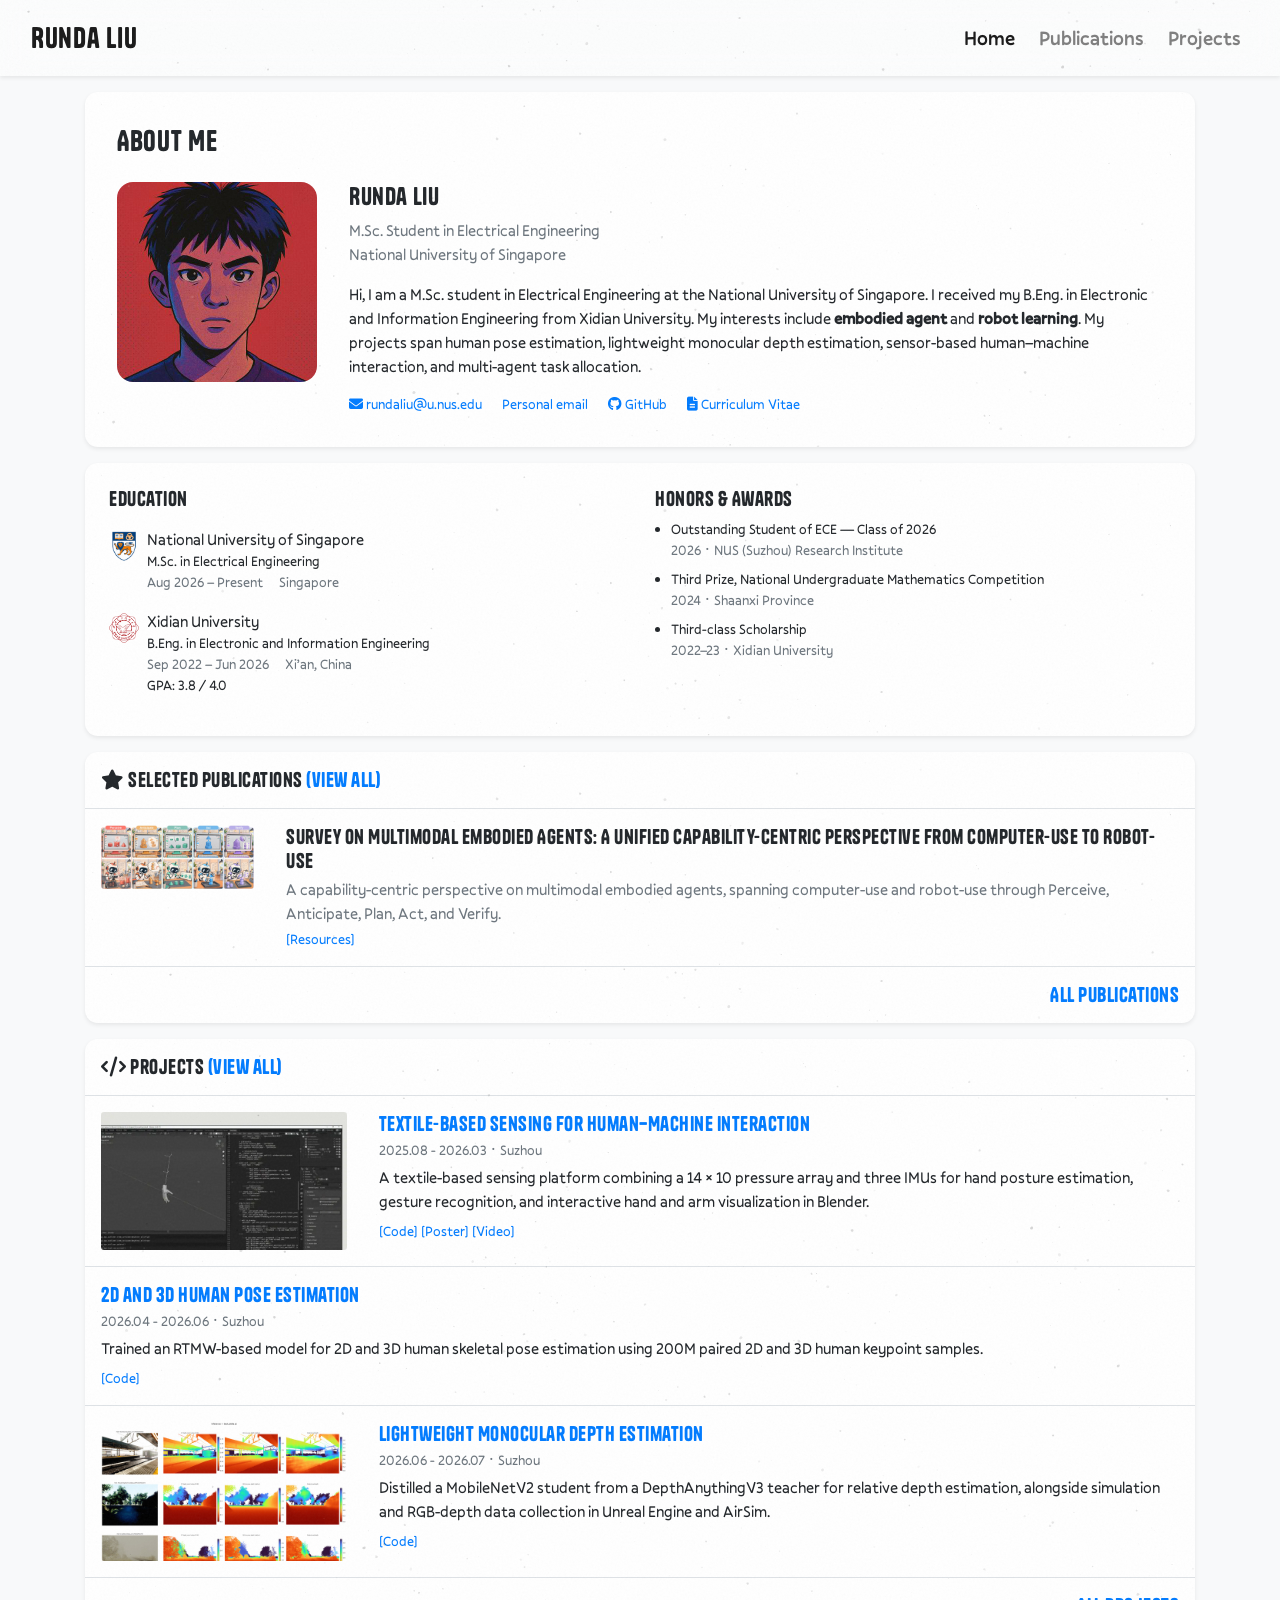
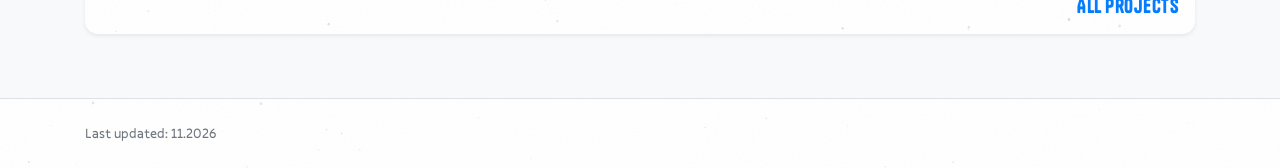
<file: index.html>
<!DOCTYPE html>
<html lang="en">
<!-- Template: https://github.com/luost26/academic-homepage -->
<head>
    <meta charset="utf-8">
    <meta name="viewport" content="width=device-width, initial-scale=1, shrink-to-fit=no">
    <meta name="description" content="Runda Liu, M.Sc. student at the National University of Singapore. Embodied agents and robot learning.">
    <title>Homepage - Runda Liu</title>
    <!-- Fetch custom fonts in parallel with CSS so text first paints in Tanker/Pally. -->
    <link rel="preload" href="/assets/fonts/tanker/Tanker-Regular.woff2" as="font" type="font/woff2" crossorigin>
    <link rel="preload" href="/assets/fonts/pally/Pally-Regular.woff2" as="font" type="font/woff2" crossorigin>
    <link rel="preload" href="/assets/fonts/pally/Pally-Medium.woff2" as="font" type="font/woff2" crossorigin>
    <link rel="stylesheet" href="/assets/vendor/bootstrap.min.css">
    <link rel="stylesheet" href="/assets/vendor/fontawesome/css/all.min.css">
    <link rel="stylesheet" href="/assets/css/global.css">
    <link rel="stylesheet" href="/assets/css/personal.css">
</head>
<body class="bg-light d-flex flex-column min-vh-100">
    <nav class="navbar navbar-expand-sm navbar-light fixed-top mb-5 shadow-sm">
    <div class="container-lg">
        <a class="navbar-brand" href="/index.html"><strong>Runda Liu</strong></a>
        <button class="navbar-toggler" type="button" data-toggle="collapse" data-target="#navbarResponsive" aria-controls="navbarResponsive" aria-expanded="false" aria-label="Toggle navigation">
            Menu
        </button>

        <div class="collapse navbar-collapse" id="navbarResponsive">
            <ul class="navbar-nav ml-auto">
                
                <li class="nav-item active">
                    <a class="nav-link" href="/index.html">Home</a>
                </li>
                
                <li class="nav-item ">
                    <a class="nav-link" href="/publications.html">Publications</a>
                </li>
                
                <li class="nav-item ">
                    <a class="nav-link" href="/projects.html">Projects</a>
                </li>
                
            </ul>
        </div>
    </div>
</nav>

    <main class="flex-grow-1 flex-shrink-0 container-lg">
<div class="row">
    <div class="col-12">

        <section id="about" class="card border-0 shadow-sm bg-white">
    <div class="card-body about-card-body">
        <h2 class="h3 mb-4">About Me</h2>
        <div class="about-profile">
            
            <img src="/media/profile/avatar.png" alt="Runda Liu" class="profile-avatar about-avatar">
            
            <div class="about-content">
                <h3 class="h4 mb-2">Runda Liu</h3>
                <div class="about-positions mb-3">
                    <div>M.Sc. Student in Electrical Engineering</div><div>National University of Singapore</div>
                </div>
                <div class="text-profile-bio" >
                    <p>Hi, I am a M.Sc. student in Electrical Engineering at the National University of Singapore. I received my B.Eng. in Electronic and Information Engineering from Xidian University. My interests include <strong>embodied agent</strong> and <strong>robot learning</strong>. My projects span human pose estimation, lightweight monocular depth estimation, sensor-based human–machine interaction, and multi-agent task allocation.</p>
                </div>
                <div class="about-links">
                    <a class="email-text" href="mailto:&#114;&#117;&#110;&#100;&#97;&#108;&#105;&#117;&#64;&#117;&#46;&#110;&#117;&#115;&#46;&#101;&#100;&#117;"><i class="fas fa-envelope" aria-hidden="true"></i> rundaliu@u.nus.edu</a>
                    <a href="mailto:Jackup_Liu@outlook.com">Personal email</a>
                    <a href="https://github.com/Jackupjcup" target="_blank" rel="noopener"><i class="fab fa-github" aria-hidden="true"></i> GitHub</a>
                    <a href="/media/documents/runda-liu-cv.pdf" target="_blank" rel="noopener"><i class="fas fa-file-alt" aria-hidden="true"></i> Curriculum Vitae</a>
                </div>
            </div>
        </div>
    </div>
</section>



        
            <div class="row mt-3">
<div class="col"><div class="card border-0 shadow-sm bg-white"><div class="card-body p-4">
<div class="row">
    <section id="education" class="col-lg-6 mb-3">
        <h6>Education</h6>
        
        <div class="media mt-3">
            <img src="/media/education/nus-crest.svg" alt="National University of Singapore crest" class="education-logo mr-2 mt-1">
            <div class="media-body">
                <a class="text-body" href="https://www.nus.edu.sg/" target="_blank" rel="noopener">National University of Singapore</a>
                <div class="small">M.Sc. in Electrical Engineering</div>
                
                <div class="entry-meta education-date-location">
                    <span>Aug 2026 – Present</span>
                    <span>Singapore</span>
                </div>
                
            </div>
        </div>
        
        <div class="media mt-3">
            <img src="/media/education/xdu-crest.png" alt="Xidian University crest" class="education-logo mr-2 mt-1">
            <div class="media-body">
                <a class="text-body" href="https://www.xidian.edu.cn/" target="_blank" rel="noopener">Xidian University</a>
                <div class="small">B.Eng. in Electronic and Information Engineering</div>
                
                <div class="entry-meta education-date-location">
                    <span>Sep 2022 – Jun 2026</span>
                    <span>Xi’an, China</span>
                </div>
                <div class="small">GPA: 3.8 / 4.0</div>
            </div>
        </div>
        
    </section>
    <section id="awards" class="col-lg-6 mb-2">
        <h6>Honors &amp; Awards</h6>
        <ul class="small pl-3 mb-0"><li class="mb-2">Outstanding Student of ECE — Class of 2026<div class="text-muted">2026 &middot; NUS (Suzhou) Research Institute</div></li><li class="mb-2">Third Prize, National Undergraduate Mathematics Competition<div class="text-muted">2024 &middot; Shaanxi Province</div></li><li class="mb-2">Third-class Scholarship<div class="text-muted">2022–23 &middot; Xidian University</div></li></ul>
    </section>
</div>
</div></div></div>
</div>

        

        
        
        
<div class="my-3 p-0 bg-white shadow-sm rounded-xl">
    <h6 class="border-bottom border-gray p-3 mb-0">
        <i class="fas fa-star"></i> Selected Publications 
        <a href="/publications.html">(view all)</a>
    </h6>
    
        
<article class="row no-gutters publication-entry border-bottom border-gray">
    
    <div class="col-md-3 col-xl-2 p-3">
        <a href="/media/research/papav-teaser.webp" target="_blank" rel="noopener"><img src="/media/research/papav-teaser.webp" alt="PAPAV overview: Perceive, Anticipate, Plan, Act and Verify for computer-use and robot-use." class="w-100 rounded-sm publication-cover" loading="lazy"></a>
    </div>
    
    <div class="col-md-9 col-xl-10 p-3">
        <h5 class="mt-0 mb-1 font-weight-normal">Survey on Multimodal Embodied Agents: A Unified Capability-centric Perspective from Computer-Use to Robot-Use</h5>
        
        
        
        <p class="mb-1 text-muted">A capability-centric perspective on multimodal embodied agents, spanning computer-use and robot-use through Perceive, Anticipate, Plan, Act, and Verify.</p>
        <p class="small mb-0"><a href="https://github.com/showlab/Awesome-Multimodal-Embodied-Agent" target="_blank" rel="noopener">[Resources]</a> </p>
    </div>
</article>
    
    
    <h6 class="d-block p-3 mt-0 text-right">
        <a href="/publications.html">All publications</a>
    </h6>
</div>


        
        <section id="projects" class="my-3 p-0 bg-white shadow-sm rounded-xl">
    
    <h6 class="border-bottom border-gray p-3 mb-0"><i class="fas fa-code"></i> Projects <a href="/projects.html">(view all)</a></h6>
    
    
    
    <article class="row no-gutters project-entry border-bottom border-gray">
        
        <div class="col-md-3 p-3">
            <a href="/media/projects/hmi/demo.webp" target="_blank" rel="noopener">
                <img src="/media/projects/hmi/demo.webp" alt="Sensor-based arm tracking alongside the corresponding Blender hand animation." class="w-100 rounded-sm project-preview" loading="lazy">
            </a>
        </div>
        
        <div class="col-md-9 p-3">
            <h5 class="mt-0 mb-1 font-weight-normal"><a href="https://github.com/Jackupjcup/integrating-sensoring-system-for-HMI" target="_blank" rel="noopener">Textile-Based Sensing for Human–Machine Interaction</a></h5>
            <p class="small text-muted mb-1">2025.08 - 2026.03 · Suzhou</p>
            <p class="mb-2 project-summary">A textile-based sensing platform combining a 14 × 10 pressure array and three IMUs for hand posture estimation, gesture recognition, and interactive hand and arm visualization in Blender.</p>
            <p class="small mb-0"><a href="https://github.com/Jackupjcup/integrating-sensoring-system-for-HMI" target="_blank" rel="noopener">[Code]</a> <a href="/media/projects/hmi/poster.jpg" target="_blank" rel="noopener">[Poster]</a> <a href="/media/projects/hmi/demo.mp4" target="_blank" rel="noopener">[Video]</a></p>
        </div>
    </article>
    
    <article class="row no-gutters project-entry border-bottom border-gray">
        
        <div class="col-12 p-3">
            <h5 class="mt-0 mb-1 font-weight-normal"><a href="https://github.com/Jackupjcup/Human-3D-2D-Keypoints-Detection" target="_blank" rel="noopener">2D and 3D Human Pose Estimation</a></h5>
            <p class="small text-muted mb-1">2026.04 - 2026.06 · Suzhou</p>
            <p class="mb-2 project-summary">Trained an RTMW-based model for 2D and 3D human skeletal pose estimation using 200M paired 2D and 3D human keypoint samples.</p>
            <p class="small mb-0"><a href="https://github.com/Jackupjcup/Human-3D-2D-Keypoints-Detection" target="_blank" rel="noopener">[Code]</a></p>
        </div>
    </article>
    
    <article class="row no-gutters project-entry ">
        
        <div class="col-md-3 p-3">
            <a href="/media/projects/depth/comparison.jpg" target="_blank" rel="noopener">
                <img src="/media/projects/depth/comparison.jpg" alt="RGB input, normalized ground-truth depth, DA3 teacher depth, and student-predicted depth." class="w-100 rounded-sm project-preview" loading="lazy">
            </a>
        </div>
        
        <div class="col-md-9 p-3">
            <h5 class="mt-0 mb-1 font-weight-normal"><a href="https://github.com/Jackupjcup/Lightweight_mono_depth_estimation" target="_blank" rel="noopener">Lightweight Monocular Depth Estimation</a></h5>
            <p class="small text-muted mb-1">2026.06 - 2026.07 · Suzhou</p>
            <p class="mb-2 project-summary">Distilled a MobileNetV2 student from a DepthAnythingV3 teacher for relative depth estimation, alongside simulation and RGB-depth data collection in Unreal Engine and AirSim.</p>
            <p class="small mb-0"><a href="https://github.com/Jackupjcup/Lightweight_mono_depth_estimation" target="_blank" rel="noopener">[Code]</a></p>
        </div>
    </article>
    
    
    <h6 class="border-top border-gray d-block p-3 mb-0 text-right"><a href="/projects.html">All projects</a></h6>
    
</section>

    </div>
</div>
</main>
    <footer class="footer flex-shrink-0 border-top py-2 mt-5 bg-white small">
    <div class="container-lg">
        <div class="row my-3">
            <div class="col-12">
                <div class="text-muted">
                    <span class="last-updated">Last updated: 11.2026</span>
                </div>
            </div>
        </div>
    </div>
</footer>

    <script src="/assets/vendor/jquery.min.js"></script>
    <script src="/assets/vendor/bootstrap.bundle.min.js"></script>
</body>
</html>
</file>
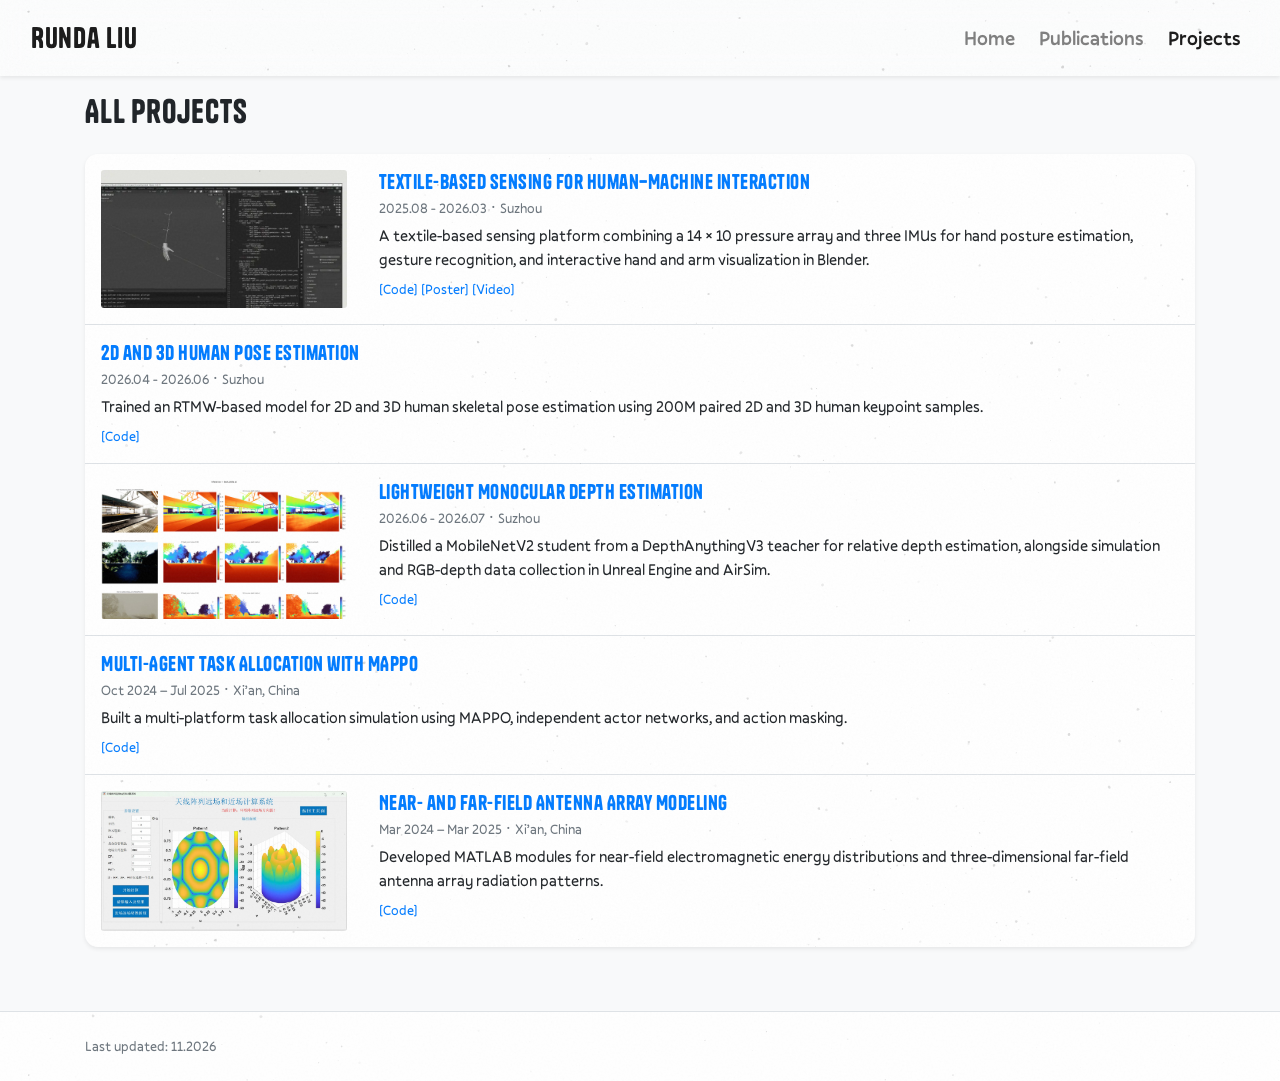
<file: projects.html>
<!DOCTYPE html>
<html lang="en">
<!-- Template: https://github.com/luost26/academic-homepage -->
<head>
    <meta charset="utf-8">
    <meta name="viewport" content="width=device-width, initial-scale=1, shrink-to-fit=no">
    <meta name="description" content="Runda Liu, M.Sc. student at the National University of Singapore. Embodied agents and robot learning.">
    <title>All Projects - Runda Liu</title>
    <!-- Fetch custom fonts in parallel with CSS so text first paints in Tanker/Pally. -->
    <link rel="preload" href="/assets/fonts/tanker/Tanker-Regular.woff2" as="font" type="font/woff2" crossorigin>
    <link rel="preload" href="/assets/fonts/pally/Pally-Regular.woff2" as="font" type="font/woff2" crossorigin>
    <link rel="preload" href="/assets/fonts/pally/Pally-Medium.woff2" as="font" type="font/woff2" crossorigin>
    <link rel="stylesheet" href="/assets/vendor/bootstrap.min.css">
    <link rel="stylesheet" href="/assets/vendor/fontawesome/css/all.min.css">
    <link rel="stylesheet" href="/assets/css/global.css">
    <link rel="stylesheet" href="/assets/css/personal.css">
</head>
<body class="bg-light d-flex flex-column min-vh-100">
    <nav class="navbar navbar-expand-sm navbar-light fixed-top mb-5 shadow-sm">
    <div class="container-lg">
        <a class="navbar-brand" href="/index.html"><strong>Runda Liu</strong></a>
        <button class="navbar-toggler" type="button" data-toggle="collapse" data-target="#navbarResponsive" aria-controls="navbarResponsive" aria-expanded="false" aria-label="Toggle navigation">
            Menu
        </button>

        <div class="collapse navbar-collapse" id="navbarResponsive">
            <ul class="navbar-nav ml-auto">
                
                <li class="nav-item ">
                    <a class="nav-link" href="/index.html">Home</a>
                </li>
                
                <li class="nav-item ">
                    <a class="nav-link" href="/publications.html">Publications</a>
                </li>
                
                <li class="nav-item active">
                    <a class="nav-link" href="/projects.html">Projects</a>
                </li>
                
            </ul>
        </div>
    </div>
</nav>

    <main class="flex-grow-1 flex-shrink-0 container-lg"><h2 class="mb-4">All Projects</h2>
<section id="projects" class="my-3 p-0 bg-white shadow-sm rounded-xl">
    
    
    
    <article class="row no-gutters project-entry border-bottom border-gray">
        
        <div class="col-md-3 p-3">
            <a href="/media/projects/hmi/demo.webp" target="_blank" rel="noopener">
                <img src="/media/projects/hmi/demo.webp" alt="Sensor-based arm tracking alongside the corresponding Blender hand animation." class="w-100 rounded-sm project-preview" loading="lazy">
            </a>
        </div>
        
        <div class="col-md-9 p-3">
            <h5 class="mt-0 mb-1 font-weight-normal"><a href="https://github.com/Jackupjcup/integrating-sensoring-system-for-HMI" target="_blank" rel="noopener">Textile-Based Sensing for Human–Machine Interaction</a></h5>
            <p class="small text-muted mb-1">2025.08 - 2026.03 · Suzhou</p>
            <p class="mb-2 project-summary">A textile-based sensing platform combining a 14 × 10 pressure array and three IMUs for hand posture estimation, gesture recognition, and interactive hand and arm visualization in Blender.</p>
            <p class="small mb-0"><a href="https://github.com/Jackupjcup/integrating-sensoring-system-for-HMI" target="_blank" rel="noopener">[Code]</a> <a href="/media/projects/hmi/poster.jpg" target="_blank" rel="noopener">[Poster]</a> <a href="/media/projects/hmi/demo.mp4" target="_blank" rel="noopener">[Video]</a></p>
        </div>
    </article>
    
    <article class="row no-gutters project-entry border-bottom border-gray">
        
        <div class="col-12 p-3">
            <h5 class="mt-0 mb-1 font-weight-normal"><a href="https://github.com/Jackupjcup/Human-3D-2D-Keypoints-Detection" target="_blank" rel="noopener">2D and 3D Human Pose Estimation</a></h5>
            <p class="small text-muted mb-1">2026.04 - 2026.06 · Suzhou</p>
            <p class="mb-2 project-summary">Trained an RTMW-based model for 2D and 3D human skeletal pose estimation using 200M paired 2D and 3D human keypoint samples.</p>
            <p class="small mb-0"><a href="https://github.com/Jackupjcup/Human-3D-2D-Keypoints-Detection" target="_blank" rel="noopener">[Code]</a></p>
        </div>
    </article>
    
    <article class="row no-gutters project-entry border-bottom border-gray">
        
        <div class="col-md-3 p-3">
            <a href="/media/projects/depth/comparison.jpg" target="_blank" rel="noopener">
                <img src="/media/projects/depth/comparison.jpg" alt="RGB input, normalized ground-truth depth, DA3 teacher depth, and student-predicted depth." class="w-100 rounded-sm project-preview" loading="lazy">
            </a>
        </div>
        
        <div class="col-md-9 p-3">
            <h5 class="mt-0 mb-1 font-weight-normal"><a href="https://github.com/Jackupjcup/Lightweight_mono_depth_estimation" target="_blank" rel="noopener">Lightweight Monocular Depth Estimation</a></h5>
            <p class="small text-muted mb-1">2026.06 - 2026.07 · Suzhou</p>
            <p class="mb-2 project-summary">Distilled a MobileNetV2 student from a DepthAnythingV3 teacher for relative depth estimation, alongside simulation and RGB-depth data collection in Unreal Engine and AirSim.</p>
            <p class="small mb-0"><a href="https://github.com/Jackupjcup/Lightweight_mono_depth_estimation" target="_blank" rel="noopener">[Code]</a></p>
        </div>
    </article>
    
    <article class="row no-gutters project-entry border-bottom border-gray">
        
        <div class="col-12 p-3">
            <h5 class="mt-0 mb-1 font-weight-normal"><a href="https://github.com/Jackupjcup/MAPPO" target="_blank" rel="noopener">Multi-Agent Task Allocation with MAPPO</a></h5>
            <p class="small text-muted mb-1">Oct 2024 – Jul 2025 · Xi’an, China</p>
            <p class="mb-2 project-summary">Built a multi-platform task allocation simulation using MAPPO, independent actor networks, and action masking.</p>
            <p class="small mb-0"><a href="https://github.com/Jackupjcup/MAPPO" target="_blank" rel="noopener">[Code]</a></p>
        </div>
    </article>
    
    <article class="row no-gutters project-entry ">
        
        <div class="col-md-3 p-3">
            <a href="/media/projects/antenna/pattern.webp" target="_blank" rel="noopener">
                <img src="/media/projects/antenna/pattern.webp" alt="MATLAB interface showing circular-array far-field radiation patterns in 2D and 3D." class="w-100 rounded-sm project-preview" loading="lazy">
            </a>
        </div>
        
        <div class="col-md-9 p-3">
            <h5 class="mt-0 mb-1 font-weight-normal"><a href="https://github.com/Jackupjcup/near-and-far-field-radiation-energy-and-array-antenna-radiation-patterns" target="_blank" rel="noopener">Near- and Far-Field Antenna Array Modeling</a></h5>
            <p class="small text-muted mb-1">Mar 2024 – Mar 2025 · Xi’an, China</p>
            <p class="mb-2 project-summary">Developed MATLAB modules for near-field electromagnetic energy distributions and three-dimensional far-field antenna array radiation patterns.</p>
            <p class="small mb-0"><a href="https://github.com/Jackupjcup/near-and-far-field-radiation-energy-and-array-antenna-radiation-patterns" target="_blank" rel="noopener">[Code]</a></p>
        </div>
    </article>
    
    
</section>

</main>
    <footer class="footer flex-shrink-0 border-top py-2 mt-5 bg-white small">
    <div class="container-lg">
        <div class="row my-3">
            <div class="col-12">
                <div class="text-muted">
                    <span class="last-updated">Last updated: 11.2026</span>
                </div>
            </div>
        </div>
    </div>
</footer>

    <script src="/assets/vendor/jquery.min.js"></script>
    <script src="/assets/vendor/bootstrap.bundle.min.js"></script>
</body>
</html>
</file>
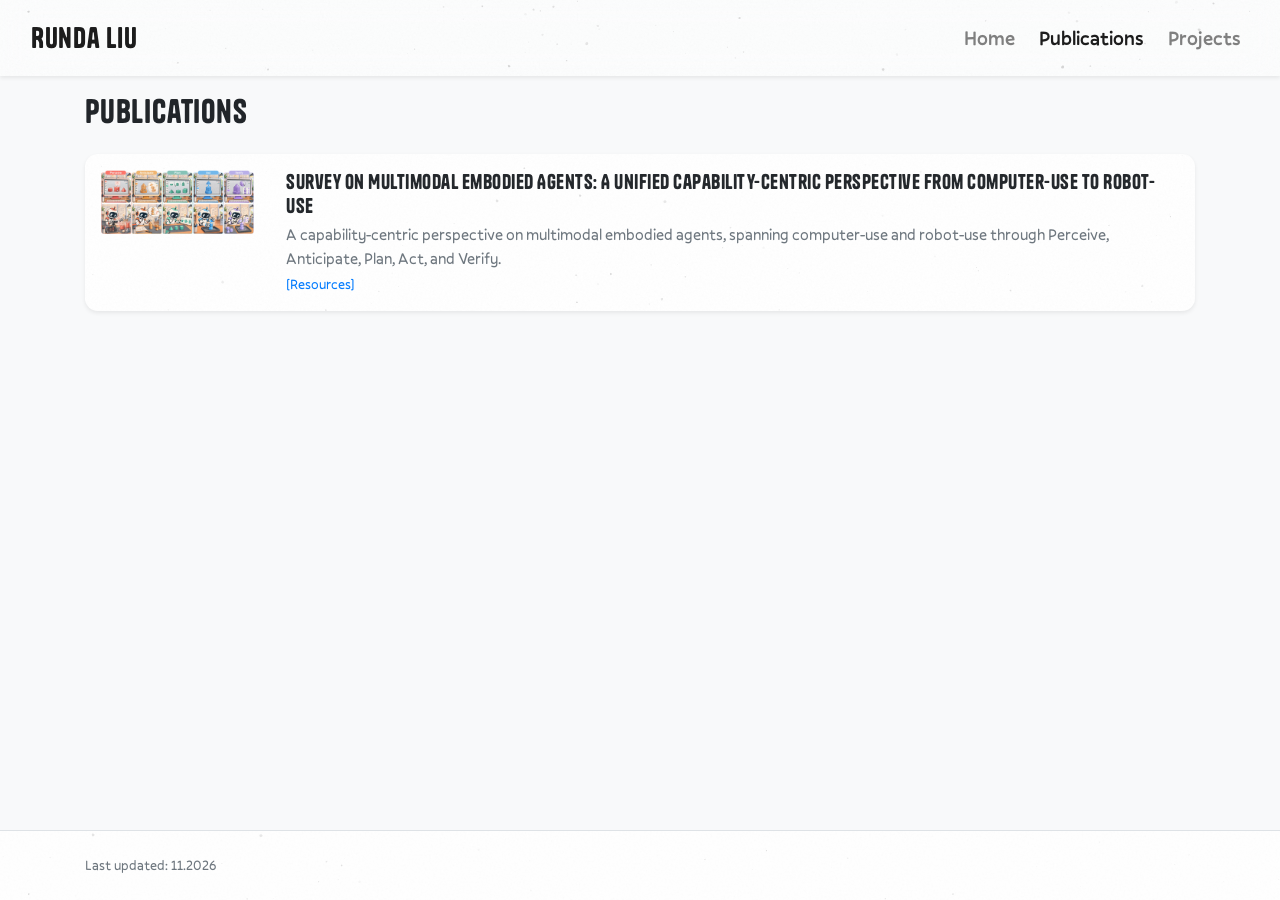
<file: publications.html>
<!DOCTYPE html>
<html lang="en">
<!-- Template: https://github.com/luost26/academic-homepage -->
<head>
    <meta charset="utf-8">
    <meta name="viewport" content="width=device-width, initial-scale=1, shrink-to-fit=no">
    <meta name="description" content="Runda Liu, M.Sc. student at the National University of Singapore. Embodied agents and robot learning.">
    <title>Publications - Runda Liu</title>
    <!-- Fetch custom fonts in parallel with CSS so text first paints in Tanker/Pally. -->
    <link rel="preload" href="/assets/fonts/tanker/Tanker-Regular.woff2" as="font" type="font/woff2" crossorigin>
    <link rel="preload" href="/assets/fonts/pally/Pally-Regular.woff2" as="font" type="font/woff2" crossorigin>
    <link rel="preload" href="/assets/fonts/pally/Pally-Medium.woff2" as="font" type="font/woff2" crossorigin>
    <link rel="stylesheet" href="/assets/vendor/bootstrap.min.css">
    <link rel="stylesheet" href="/assets/vendor/fontawesome/css/all.min.css">
    <link rel="stylesheet" href="/assets/css/global.css">
    <link rel="stylesheet" href="/assets/css/personal.css">
</head>
<body class="bg-light d-flex flex-column min-vh-100">
    <nav class="navbar navbar-expand-sm navbar-light fixed-top mb-5 shadow-sm">
    <div class="container-lg">
        <a class="navbar-brand" href="/index.html"><strong>Runda Liu</strong></a>
        <button class="navbar-toggler" type="button" data-toggle="collapse" data-target="#navbarResponsive" aria-controls="navbarResponsive" aria-expanded="false" aria-label="Toggle navigation">
            Menu
        </button>

        <div class="collapse navbar-collapse" id="navbarResponsive">
            <ul class="navbar-nav ml-auto">
                
                <li class="nav-item ">
                    <a class="nav-link" href="/index.html">Home</a>
                </li>
                
                <li class="nav-item active">
                    <a class="nav-link" href="/publications.html">Publications</a>
                </li>
                
                <li class="nav-item ">
                    <a class="nav-link" href="/projects.html">Projects</a>
                </li>
                
            </ul>
        </div>
    </div>
</nav>

    <main class="flex-grow-1 flex-shrink-0 container-lg"><h2 class="mb-4">Publications</h2>
<div class="bg-white shadow-sm rounded-xl">


<article class="row no-gutters publication-entry ">
    
    <div class="col-md-3 col-xl-2 p-3">
        <a href="/media/research/papav-teaser.webp" target="_blank" rel="noopener"><img src="/media/research/papav-teaser.webp" alt="PAPAV overview: Perceive, Anticipate, Plan, Act and Verify for computer-use and robot-use." class="w-100 rounded-sm publication-cover" loading="lazy"></a>
    </div>
    
    <div class="col-md-9 col-xl-10 p-3">
        <h5 class="mt-0 mb-1 font-weight-normal">Survey on Multimodal Embodied Agents: A Unified Capability-centric Perspective from Computer-Use to Robot-Use</h5>
        
        
        
        <p class="mb-1 text-muted">A capability-centric perspective on multimodal embodied agents, spanning computer-use and robot-use through Perceive, Anticipate, Plan, Act, and Verify.</p>
        <p class="small mb-0"><a href="https://github.com/showlab/Awesome-Multimodal-Embodied-Agent" target="_blank" rel="noopener">[Resources]</a> </p>
    </div>
</article>


</div>
</main>
    <footer class="footer flex-shrink-0 border-top py-2 mt-5 bg-white small">
    <div class="container-lg">
        <div class="row my-3">
            <div class="col-12">
                <div class="text-muted">
                    <span class="last-updated">Last updated: 11.2026</span>
                </div>
            </div>
        </div>
    </div>
</footer>

    <script src="/assets/vendor/jquery.min.js"></script>
    <script src="/assets/vendor/bootstrap.bundle.min.js"></script>
</body>
</html>
</file>
<file: assets/css/global.css>
@charset "utf-8";
body {
    font-family: "Lato", sans-serif;
    font-weight: 400;
    padding-top: 5.0rem;
}

h1, h2, h3, h4, h5, h6,
.h1, .h2, .h3, .h4, .h5, .h6 {
    font-weight: 700;
}

.card {
    border-radius: 0.8rem!important;
}

.card-img-overlay {
    border-radius: 0.8rem!important;
}

.rounded-xl {
    border-radius: 0.8rem!important;
}

.rounded-xl-bottom {
    border-bottom-right-radius: 0.8rem !important;
    border-bottom-left-radius: 0.8rem !important;
}

.rounded-xl-top {
    border-top-left-radius: 0.8rem !important;
    border-top-right-radius: 0.8rem !important;
}


.text-profile-position {
    font-weight: 400;
}

.text-profile-bio {
    /* font-family: "Raleway"; */
    font-weight: 400;
}

.navbar {
    background-color: rgba(255, 255, 255, 0.6) !important;
    backdrop-filter: blur(16px);
    -webkit-backdrop-filter: blur(16px);
}

.inline-badge {
    height: 16px;
    vertical-align: -10%;
    margin-right: 2px;
    line-break: unset;
}

.no-break {
    white-space: nowrap;
}

.cover-image {
    width: 180px;
    max-height: 120px;
}

.abstract-body {
    min-height: 100px;
}

img.lazy {
    background-image: url('images/loading.gif');
    background-repeat: no-repeat;
    background-position: 50% 50%;
    background-size: 50px 50px;
    min-height: 80px;
}

div.lazy {
    background-image: url('images/loading.gif');
    background-repeat: no-repeat;
    background-position: 50% 50%;
    background-size: 50px 50px;
    min-height: 80px;
}

.badge-publication {
    font-size: 100%;
}

.email-text {
    font-family: Source Code Pro, monospace;
}

.carousel button {
    -webkit-appearance: none;
    appearance: none;
    border-radius: 0;
    box-shadow: none;
}

.carousel button:focus {
    outline: none;
}

.carousel-control-prev,
.carousel-control-next {
    padding: 0;
    background: transparent;
    border: 0;
}

.carousel-indicators button {
    box-sizing: content-box;
    flex: 0 1 auto;
    width: 30px;
    height: 3px;
    padding: 0;
    margin: 0 3px;
    cursor: pointer;
    background-color: #fff;
    background-clip: padding-box;
    border: 0;
    border-top: 10px solid transparent;
    border-bottom: 10px solid transparent;
    opacity: 0.5;
    transition: opacity 0.6s ease;
}

.carousel-indicators button.active {
    opacity: 1;
}

.carousel-indicators button:focus-visible {
    outline: 2px solid #fff;
    outline-offset: 2px;
    box-shadow: 0 0 0 4px rgba(0, 0, 0, 0.25);
}

.carousel-control-prev:focus-visible .carousel-control-prev-icon,
.carousel-control-next:focus-visible .carousel-control-next-icon {
    outline: 2px solid #fff;
    outline-offset: 4px;
    border-radius: 2px;
    box-shadow: 0 0 0 6px rgba(0, 0, 0, 0.25);
}

@media (prefers-reduced-motion: reduce) {
    .carousel-indicators button {
        transition: none;
    }
}
</file>
<file: assets/css/personal.css>
/* Personal content and typography using the original template's card styling. */
@font-face {
    font-family: Tanker;
    src: url('../fonts/tanker/Tanker-Regular.woff2') format('woff2'),
         url('../fonts/tanker/Tanker-Regular.woff') format('woff');
    font-weight: 400;
    font-style: normal;
    font-display: block;
}
@font-face {
    font-family: Pally;
    src: url('../fonts/pally/Pally-Regular.woff2') format('woff2'),
         url('../fonts/pally/Pally-Regular.woff') format('woff');
    font-weight: 400;
    font-style: normal;
    font-display: block;
}
@font-face {
    font-family: Pally;
    src: url('../fonts/pally/Pally-Medium.woff2') format('woff2'),
         url('../fonts/pally/Pally-Medium.woff') format('woff');
    font-weight: 500;
    font-style: normal;
    font-display: block;
}
body { font-family: Pally, Arial, sans-serif; font-size: 16px; font-weight: 400; padding-top: calc(76px + 16px); } /* navbar height + the 16px gap between cards (.my-3 / .mt-3) */
/* Tanker headings with Pally Regular body text. */
h1, h2, h3, h4, h5, h6,
.h1, .h2, .h3, .h4, .h5, .h6,
.navbar-brand, .navbar-brand strong {
    font-family: Tanker, Pally, Arial, sans-serif;
    font-weight: 400;
    font-synthesis: none;
    letter-spacing: 0.025em;
}
h6, .h6 { font-size: 1.25rem; }
.navbar { min-height: 76px; padding: 12px 16px; }
.navbar > .container-lg { max-width: 1280px; }
.navbar-brand { font-size: 1.75rem; }
.navbar-nav { gap: 8px; }
.navbar-nav .nav-link { font-family: Pally, Arial, sans-serif; font-weight: 500; font-size: 1.25rem; }
.small, small { font-size: 14px; }
.project-preview { max-height: 190px; object-fit: contain; }
.project-summary { font-size: 16px; }
.education-logo { width: 30px; height: 30px; object-fit: contain; }
.education-date-location { display: flex; flex-wrap: wrap; gap: 0 16px; }
.entry-meta { color: #6c757d; font-size: 14px; }
.entry-title { overflow-wrap: anywhere; }
.publication-cover { object-fit: contain; max-height: 220px; }
.profile-links { font-size: 14px; overflow-wrap: anywhere; }
.profile-avatar { border-radius: 16px; }
.about-card-body { padding: 32px; }
.about-profile { display: grid; grid-template-columns: 200px minmax(0, 1fr); gap: 32px; align-items: start; }
.about-avatar { display: block; width: 200px; height: 200px; object-fit: cover; }
.about-content { min-width: 0; }
.about-positions { color: #6c757d; }
.about-links { display: flex; flex-wrap: wrap; gap: 10px 20px; font-size: 14px; overflow-wrap: anywhere; }
.email-text { font-family: Pally, Arial, sans-serif; }
.last-updated { font-family: Pally, Arial, sans-serif; font-weight: 400; font-style: normal; }
/* A static print layer on each surface, including its text and illustrations.
   Tune grain strength here; size is in CSS pixels on desktop and mobile alike. */
:root { --print-grain-opacity: 0.20; --print-grain-size: 1280px; }
main .bg-white.shadow-sm, .footer { position: relative; isolation: isolate; }
.navbar { isolation: isolate; }
main .bg-white.shadow-sm::after, .navbar::after, .footer::after {
    content: "";
    position: absolute;
    inset: 0;
    z-index: 2;
    border-radius: inherit;
    background: url('../textures/newsprint-grain.svg') repeat;
    background-size: var(--print-grain-size) var(--print-grain-size);
    opacity: var(--print-grain-opacity);
    pointer-events: none;
}
#projects::after { background-position: -173px -89px; }
.navbar::after { background-position: -57px -211px; }
.footer::after { background-position: -319px -43px; }
@media print {
    main .bg-white.shadow-sm::after, .navbar::after, .footer::after { display: none; }
}
@media (max-width: 575px) {
    body { padding-top: calc(64px + 16px); }
    .navbar { min-height: 64px; padding: 8px 16px; }
    .navbar-brand { font-size: 1.5rem; }
    .navbar-nav { gap: 0; }
    .navbar-nav .nav-link { font-size: 1.125rem; }
    /* Mobile "Menu" button matches the mobile nav links. */
    .navbar-toggler { padding: 0.25em 0.75em; font-weight: 500; font-size: 1.125rem; line-height: 1.25; }
}
@media (max-width: 767px) {
    .about-card-body { padding: 24px; }
    .about-profile { grid-template-columns: 1fr; gap: 24px; }
    .about-avatar { width: 160px; height: 160px; }
    .project-preview { max-height: 230px; }
    .publication-cover { max-height: 240px; }
}
</file>
